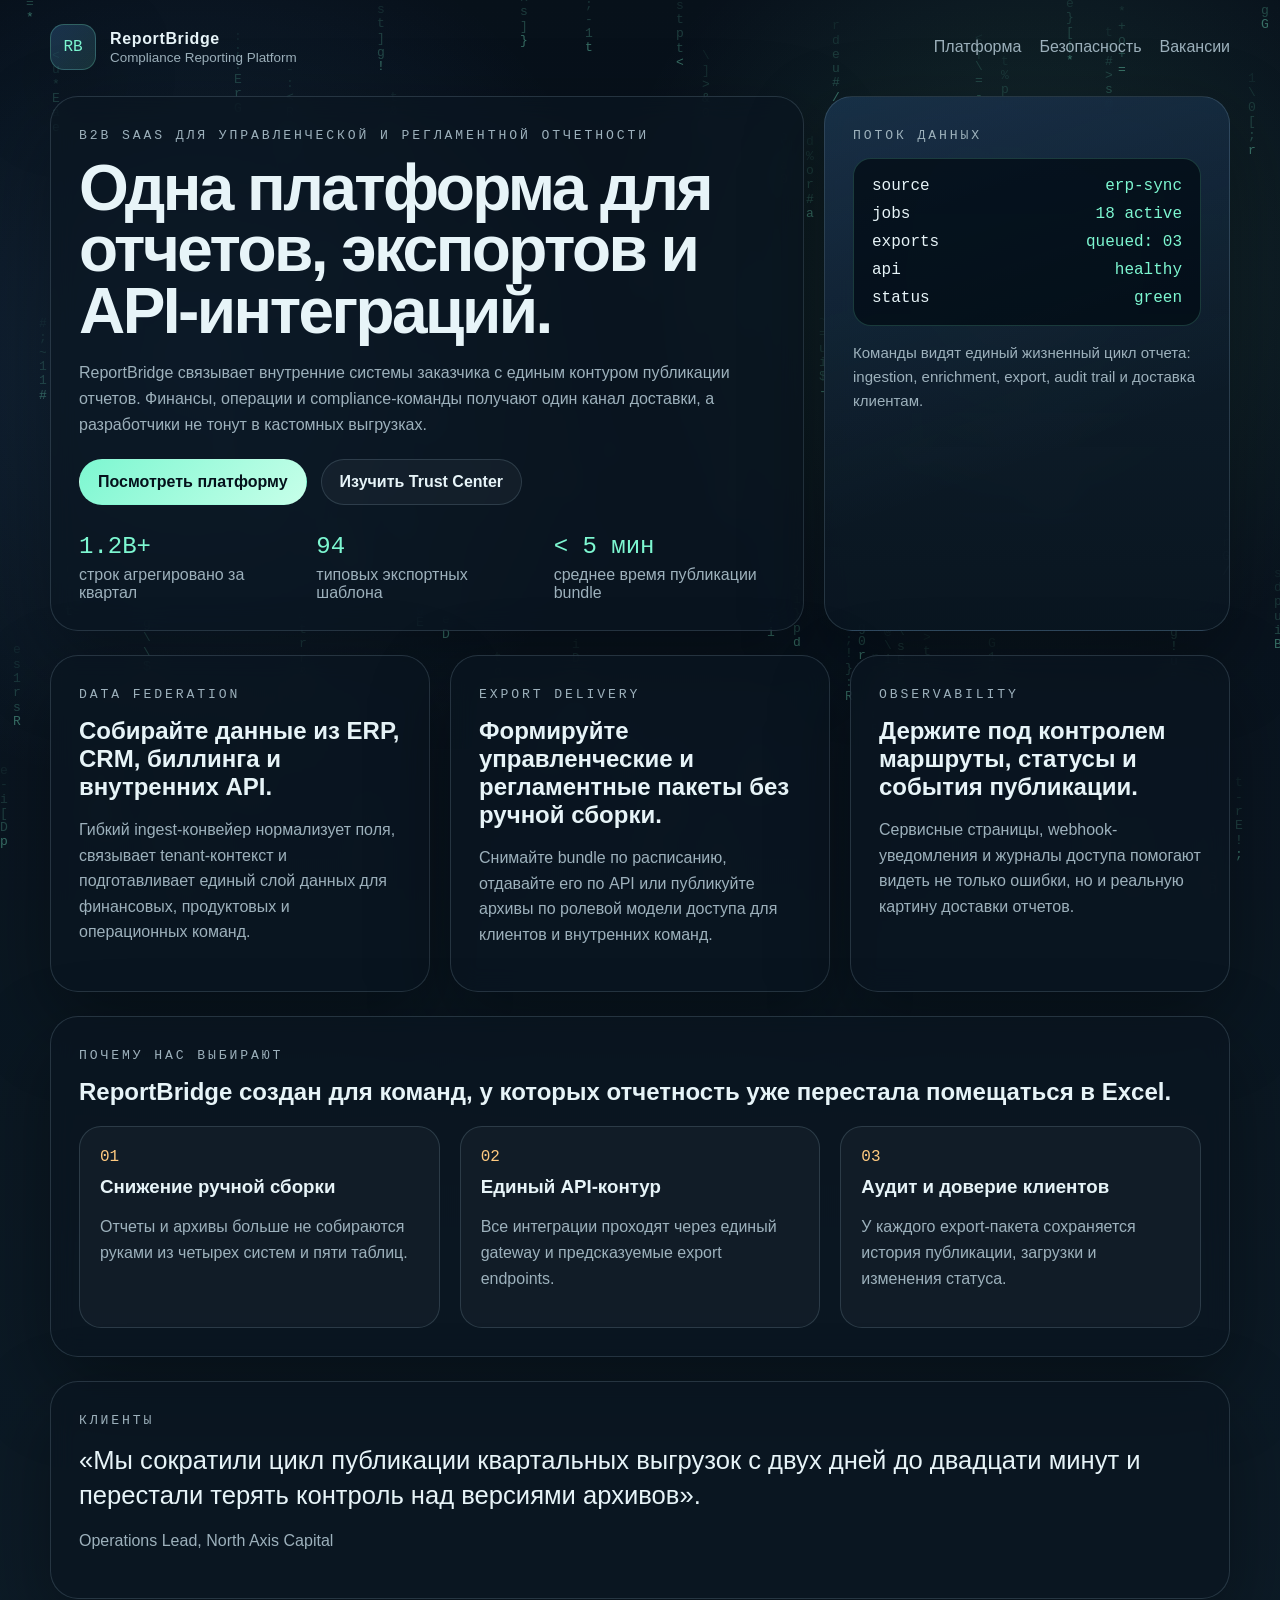
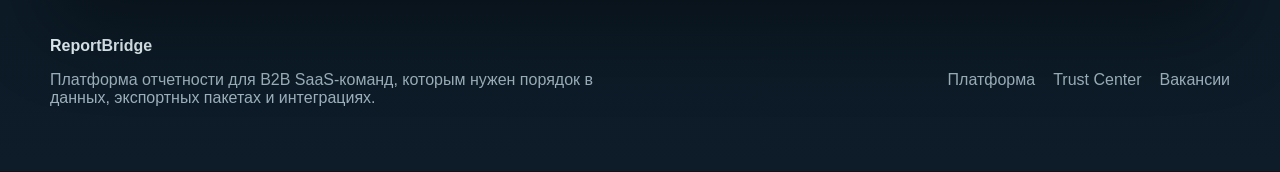
<file: site/index.html>
<!doctype html>
<html lang="ru">
<head>
  <meta charset="utf-8">
  <meta name="viewport" content="width=device-width, initial-scale=1">
  <title>ReportBridge | Корпоративная отчетность без хаоса</title>
  <meta name="description" content="ReportBridge помогает B2B-командам собирать данные, выпускать регламентные отчеты и раздавать экспортные пакеты через единый API.">
  <link rel="stylesheet" href="./styles.css">
</head>
<body data-page="home">
  <canvas id="ascii-field" aria-hidden="true"></canvas>
  <div class="noise" aria-hidden="true"></div>
  <div class="page-shell">
    <header class="site-header">
      <a class="brand" href="./index.html">
        <span class="brand-mark">RB</span>
        <span class="brand-copy">
          <strong>ReportBridge</strong>
          <span>Compliance Reporting Platform</span>
        </span>
      </a>
      <nav class="site-nav">
        <a href="./platform.html">Платформа</a>
        <a href="./security.html">Безопасность</a>
        <a href="./careers.html">Вакансии</a>
      </nav>
    </header>

    <main>
      <section class="hero">
        <div class="hero-copy panel">
          <p class="eyebrow">B2B SaaS для управленческой и регламентной отчетности</p>
          <h1>Одна платформа для отчетов, экспортов и API-интеграций.</h1>
          <p class="lede">
            ReportBridge связывает внутренние системы заказчика с единым контуром публикации отчетов.
            Финансы, операции и compliance-команды получают один канал доставки, а разработчики не тонут в кастомных выгрузках.
          </p>
          <div class="hero-actions">
            <a class="button button-primary" href="./platform.html">Посмотреть платформу</a>
            <a class="button button-secondary" href="./security.html">Изучить Trust Center</a>
          </div>
          <dl class="hero-metrics">
            <div>
              <dt>1.2B+</dt>
              <dd>строк агрегировано за квартал</dd>
            </div>
            <div>
              <dt>94</dt>
              <dd>типовых экспортных шаблона</dd>
            </div>
            <div>
              <dt>&lt; 5 мин</dt>
              <dd>среднее время публикации bundle</dd>
            </div>
          </dl>
        </div>
        <aside class="hero-rail panel panel-accent">
          <p class="eyebrow">Поток данных</p>
          <div class="terminal-card">
            <div class="terminal-line"><span>source</span><span>erp-sync</span></div>
            <div class="terminal-line"><span>jobs</span><span>18 active</span></div>
            <div class="terminal-line"><span>exports</span><span>queued: 03</span></div>
            <div class="terminal-line"><span>api</span><span>healthy</span></div>
            <div class="terminal-line"><span>status</span><span>green</span></div>
          </div>
          <p class="small-copy">
            Команды видят единый жизненный цикл отчета: ingestion, enrichment, export, audit trail и доставка клиентам.
          </p>
        </aside>
      </section>

      <section class="section-grid">
        <article class="panel feature-card">
          <p class="eyebrow">Data Federation</p>
          <h2>Собирайте данные из ERP, CRM, биллинга и внутренних API.</h2>
          <p>
            Гибкий ingest-конвейер нормализует поля, связывает tenant-контекст и подготавливает единый слой данных
            для финансовых, продуктовых и операционных команд.
          </p>
        </article>
        <article class="panel feature-card">
          <p class="eyebrow">Export Delivery</p>
          <h2>Формируйте управленческие и регламентные пакеты без ручной сборки.</h2>
          <p>
            Снимайте bundle по расписанию, отдавайте его по API или публикуйте архивы по ролевой модели доступа для клиентов и внутренних команд.
          </p>
        </article>
        <article class="panel feature-card">
          <p class="eyebrow">Observability</p>
          <h2>Держите под контролем маршруты, статусы и события публикации.</h2>
          <p>
            Сервисные страницы, webhook-уведомления и журналы доступа помогают видеть не только ошибки, но и реальную картину доставки отчетов.
          </p>
        </article>
      </section>

      <section class="timeline-section panel">
        <div class="section-heading">
          <p class="eyebrow">Почему нас выбирают</p>
          <h2>ReportBridge создан для команд, у которых отчетность уже перестала помещаться в Excel.</h2>
        </div>
        <div class="timeline">
          <article>
            <span>01</span>
            <h3>Снижение ручной сборки</h3>
            <p>Отчеты и архивы больше не собираются руками из четырех систем и пяти таблиц.</p>
          </article>
          <article>
            <span>02</span>
            <h3>Единый API-контур</h3>
            <p>Все интеграции проходят через единый gateway и предсказуемые export endpoints.</p>
          </article>
          <article>
            <span>03</span>
            <h3>Аудит и доверие клиентов</h3>
            <p>У каждого export-пакета сохраняется история публикации, загрузки и изменения статуса.</p>
          </article>
        </div>
      </section>

      <section class="quote-strip panel">
        <p class="eyebrow">Клиенты</p>
        <blockquote>
          «Мы сократили цикл публикации квартальных выгрузок с двух дней до двадцати минут и перестали терять контроль над версиями архивов».
        </blockquote>
        <p class="quote-author">Operations Lead, North Axis Capital</p>
      </section>
    </main>

    <footer class="site-footer">
      <div>
        <strong>ReportBridge</strong>
        <p>Платформа отчетности для B2B SaaS-команд, которым нужен порядок в данных, экспортных пакетах и интеграциях.</p>
      </div>
      <div class="footer-links">
        <a href="./platform.html">Платформа</a>
        <a href="./security.html">Trust Center</a>
        <a href="./careers.html">Вакансии</a>
      </div>
    </footer>
  </div>
  <script src="./script.js"></script>
</body>
</html>
</file>
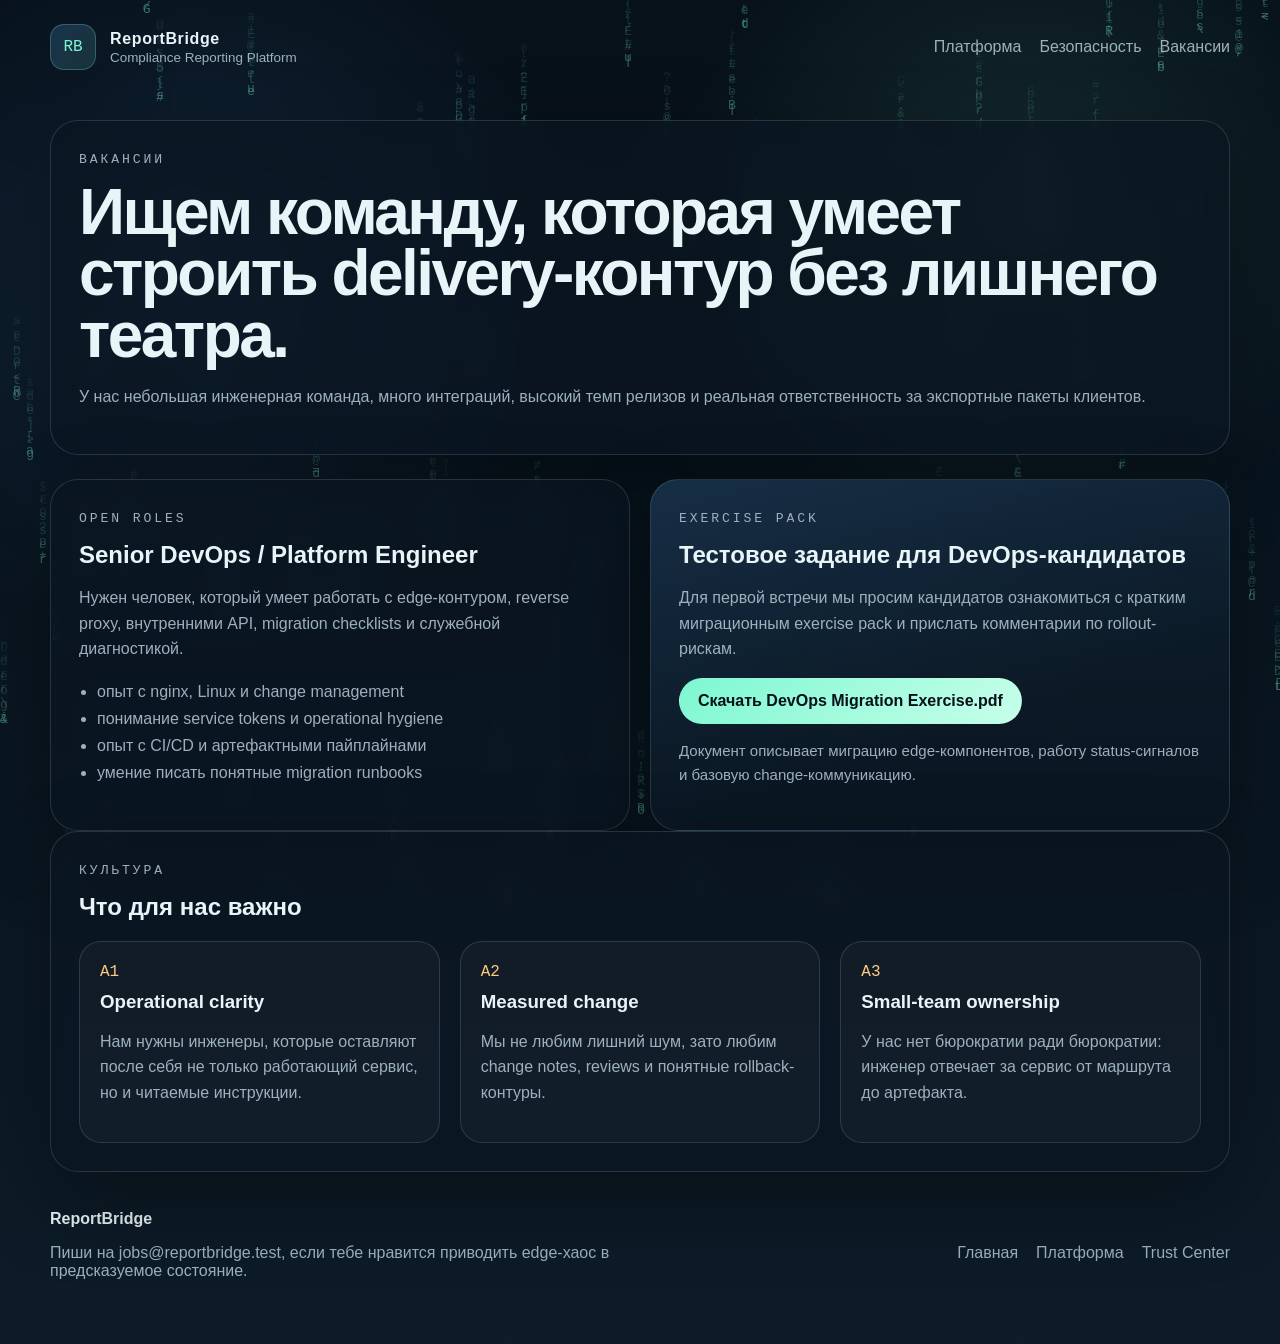
<file: site/careers.html>
<!doctype html>
<html lang="ru">
<head>
  <meta charset="utf-8">
  <meta name="viewport" content="width=device-width, initial-scale=1">
  <title>ReportBridge | Вакансии</title>
  <meta name="description" content="Вакансии ReportBridge: ищем инженеров платформы, reliability и продуктовой интеграции.">
  <link rel="stylesheet" href="./styles.css">
</head>
<body data-page="careers">
  <canvas id="ascii-field" aria-hidden="true"></canvas>
  <div class="noise" aria-hidden="true"></div>
  <div class="page-shell">
    <header class="site-header">
      <a class="brand" href="./index.html">
        <span class="brand-mark">RB</span>
        <span class="brand-copy">
          <strong>ReportBridge</strong>
          <span>Compliance Reporting Platform</span>
        </span>
      </a>
      <nav class="site-nav">
        <a href="./platform.html">Платформа</a>
        <a href="./security.html">Безопасность</a>
        <a href="./careers.html">Вакансии</a>
      </nav>
    </header>

    <main class="subpage-main">
      <section class="page-intro panel">
        <p class="eyebrow">Вакансии</p>
        <h1>Ищем команду, которая умеет строить delivery-контур без лишнего театра.</h1>
        <p>
          У нас небольшая инженерная команда, много интеграций, высокий темп релизов и реальная ответственность за экспортные пакеты клиентов.
        </p>
      </section>

      <section class="dual-layout">
        <article class="panel">
          <p class="eyebrow">Open Roles</p>
          <h2>Senior DevOps / Platform Engineer</h2>
          <p>
            Нужен человек, который умеет работать с edge-контуром, reverse proxy, внутренними API, migration checklists и служебной диагности⁠кой.
          </p>
          <ul class="clean-list">
            <li>опыт с nginx, Linux и change management</li>
            <li>понимание service tokens и operational hygiene</li>
            <li>опыт с CI/CD и артефактными пайплайнами</li>
            <li>умение писать понятные migration runbooks</li>
          </ul>
        </article>
        <article class="panel panel-accent">
          <p class="eyebrow">Exercise Pack</p>
          <h2>Тестовое задание для DevOps-кандидатов</h2>
          <p>
            Для первой встречи мы просим кандидатов ознакомиться с кратким миграционным exercise pack и прислать комментарии по rollout-рискам.
          </p>
          <a class="button button-primary" href="./assets/DevOps_Migration_Exercise.pdf">Скачать DevOps Migration Exercise.pdf</a>
          <p class="small-copy">
            Документ описывает миграцию edge-компонентов, работу status-сигналов и базовую change-коммуникацию.
          </p>
        </article>
      </section>

      <section class="panel">
        <p class="eyebrow">Культура</p>
        <h2>Что для нас важно</h2>
        <div class="timeline">
          <article>
            <span>A1</span>
            <h3>Operational clarity</h3>
            <p>Нам нужны инженеры, которые оставляют после себя не только работающий сервис, но и читаемые инструкции.</p>
          </article>
          <article>
            <span>A2</span>
            <h3>Measured change</h3>
            <p>Мы не любим лишний шум, зато любим change notes, reviews и понятные rollback-контуры.</p>
          </article>
          <article>
            <span>A3</span>
            <h3>Small-team ownership</h3>
            <p>У нас нет бюрократии ради бюрократии: инженер отвечает за сервис от маршрута до артефакта.</p>
          </article>
        </div>
      </section>
      <!-- RB-F1: На странице вакансий выложен DevOps Migration Exercise.pdf с первой зацепкой на status.reportbridge.test -->
    </main>

    <footer class="site-footer">
      <div>
        <strong>ReportBridge</strong>
        <p>Пиши на jobs@reportbridge.test, если тебе нравится приводить edge-хаос в предсказуемое состояние.</p>
      </div>
      <div class="footer-links">
        <a href="./index.html">Главная</a>
        <a href="./platform.html">Платформа</a>
        <a href="./security.html">Trust Center</a>
      </div>
    </footer>
  </div>
  <script src="./script.js"></script>
</body>
</html>
</file>
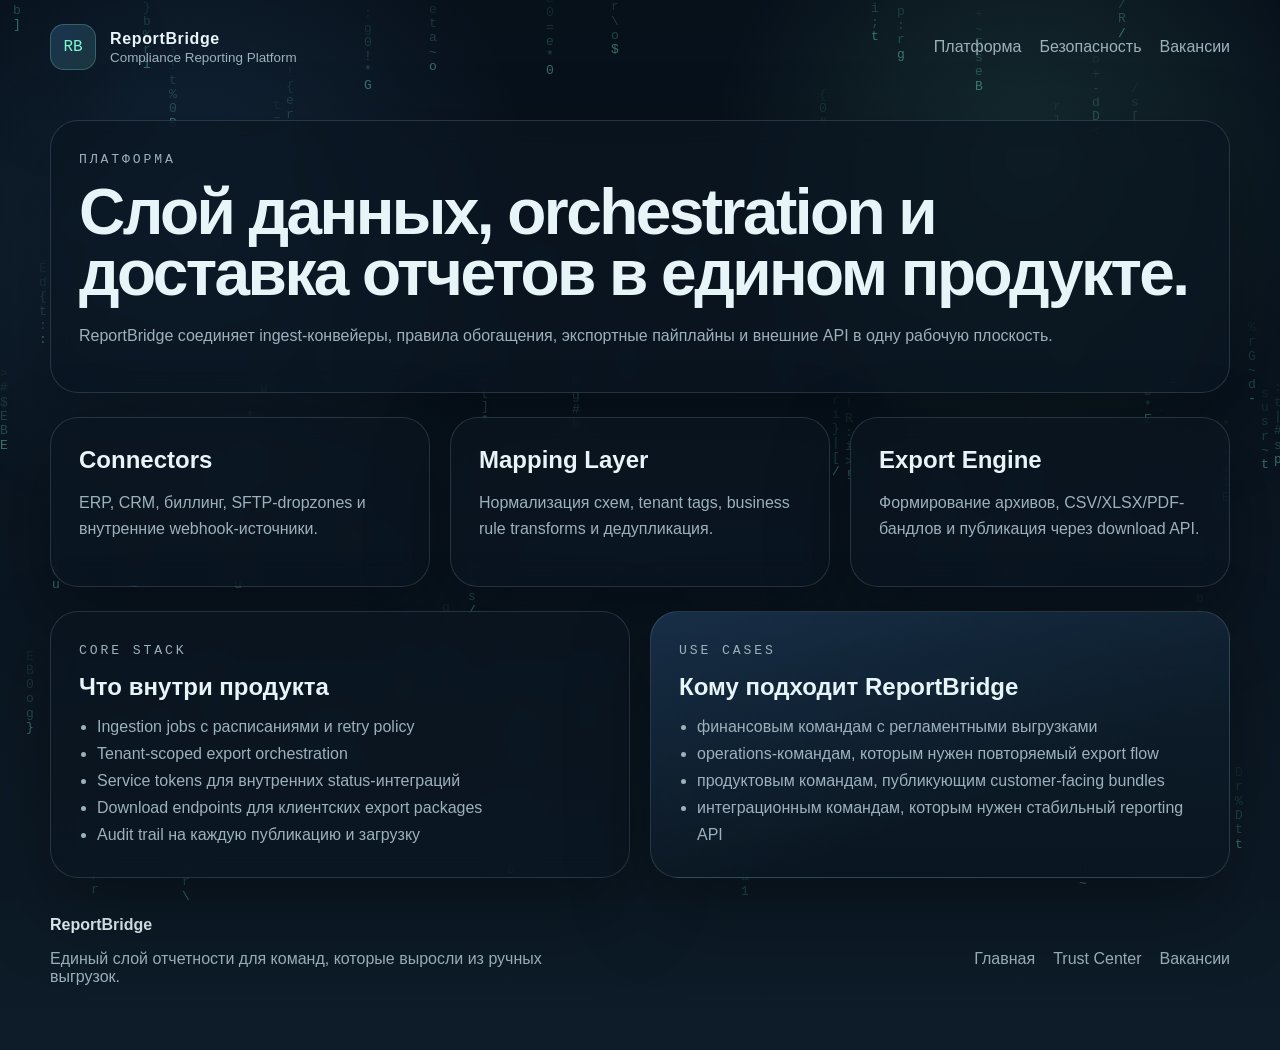
<file: site/platform.html>
<!doctype html>
<html lang="ru">
<head>
  <meta charset="utf-8">
  <meta name="viewport" content="width=device-width, initial-scale=1">
  <title>ReportBridge | Платформа</title>
  <meta name="description" content="Компоненты платформы ReportBridge: ingestion, export orchestration, API delivery и audit layer.">
  <link rel="stylesheet" href="./styles.css">
</head>
<body data-page="platform">
  <canvas id="ascii-field" aria-hidden="true"></canvas>
  <div class="noise" aria-hidden="true"></div>
  <div class="page-shell">
    <header class="site-header">
      <a class="brand" href="./index.html">
        <span class="brand-mark">RB</span>
        <span class="brand-copy">
          <strong>ReportBridge</strong>
          <span>Compliance Reporting Platform</span>
        </span>
      </a>
      <nav class="site-nav">
        <a href="./platform.html">Платформа</a>
        <a href="./security.html">Безопасность</a>
        <a href="./careers.html">Вакансии</a>
      </nav>
    </header>

    <main class="subpage-main">
      <section class="page-intro panel">
        <p class="eyebrow">Платформа</p>
        <h1>Слой данных, orchestration и доставка отчетов в едином продукте.</h1>
        <p>
          ReportBridge соединяет ingest-конвейеры, правила обогащения, экспортные пайплайны и внешние API в одну рабочую плоскость.
        </p>
      </section>

      <section class="section-grid three-up">
        <article class="panel feature-card">
          <h2>Connectors</h2>
          <p>ERP, CRM, биллинг, SFTP-dropzones и внутренние webhook-источники.</p>
        </article>
        <article class="panel feature-card">
          <h2>Mapping Layer</h2>
          <p>Нормализация схем, tenant tags, business rule transforms и дедупликация.</p>
        </article>
        <article class="panel feature-card">
          <h2>Export Engine</h2>
          <p>Формирование архивов, CSV/XLSX/PDF-бандлов и публикация через download API.</p>
        </article>
      </section>

      <section class="dual-layout">
        <article class="panel">
          <p class="eyebrow">Core Stack</p>
          <h2>Что внутри продукта</h2>
          <ul class="clean-list">
            <li>Ingestion jobs с расписаниями и retry policy</li>
            <li>Tenant-scoped export orchestration</li>
            <li>Service tokens для внутренних status-интеграций</li>
            <li>Download endpoints для клиентских export packages</li>
            <li>Audit trail на каждую публикацию и загрузку</li>
          </ul>
        </article>
        <article class="panel panel-accent">
          <p class="eyebrow">Use Cases</p>
          <h2>Кому подходит ReportBridge</h2>
          <ul class="clean-list">
            <li>финансовым командам с регламентными выгрузками</li>
            <li>operations-командам, которым нужен повторяемый export flow</li>
            <li>продуктовым командам, публикующим customer-facing bundles</li>
            <li>интеграционным командам, которым нужен стабильный reporting API</li>
          </ul>
        </article>
      </section>
    </main>

    <footer class="site-footer">
      <div>
        <strong>ReportBridge</strong>
        <p>Единый слой отчетности для команд, которые выросли из ручных выгрузок.</p>
      </div>
      <div class="footer-links">
        <a href="./index.html">Главная</a>
        <a href="./security.html">Trust Center</a>
        <a href="./careers.html">Вакансии</a>
      </div>
    </footer>
  </div>
  <script src="./script.js"></script>
</body>
</html>
</file>
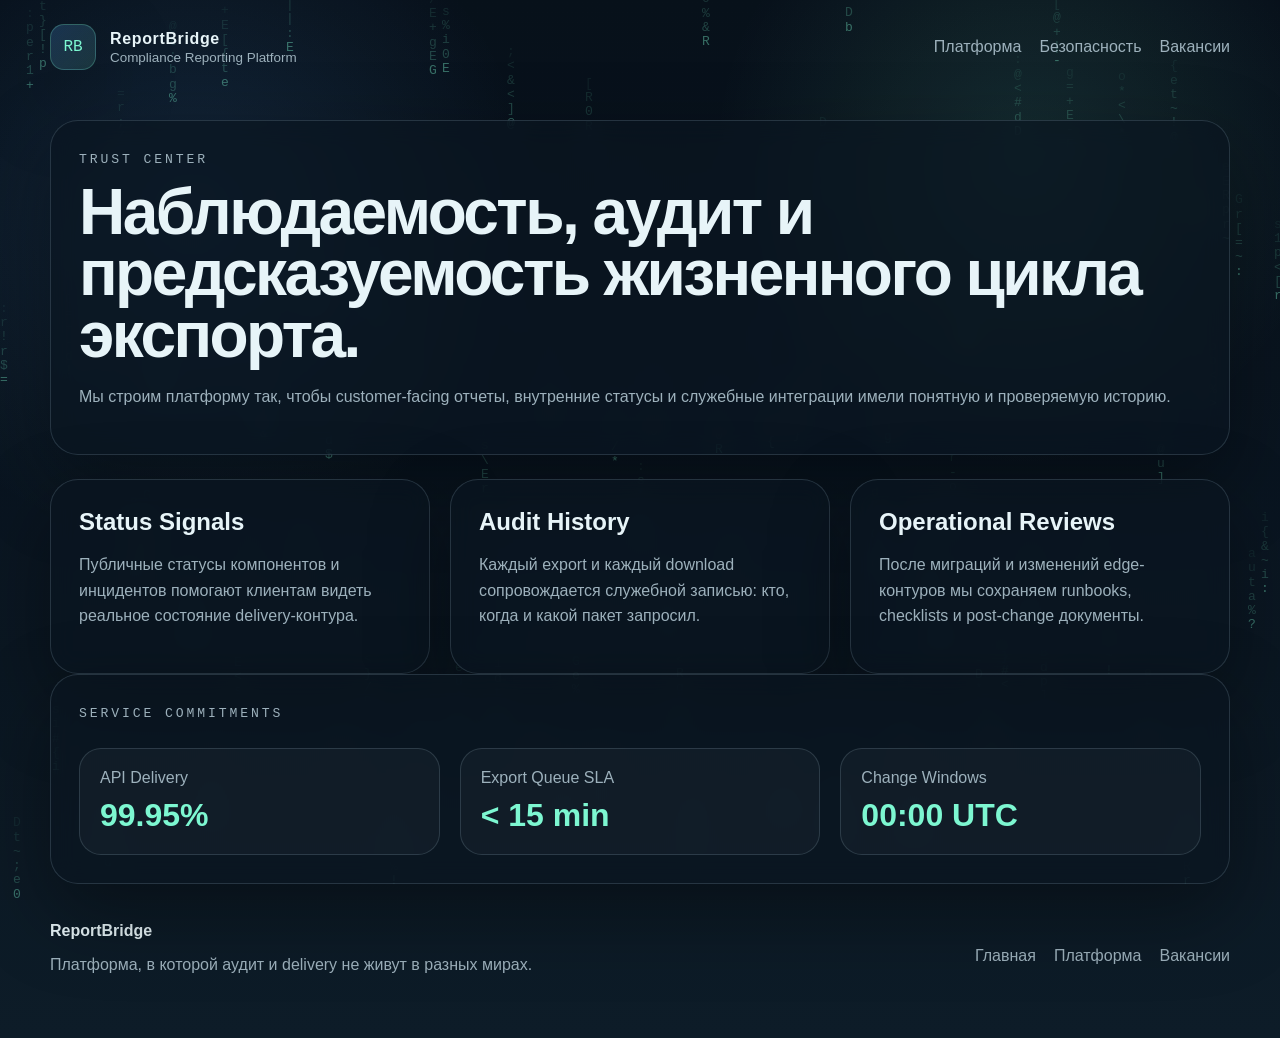
<file: site/security.html>
<!doctype html>
<html lang="ru">
<head>
  <meta charset="utf-8">
  <meta name="viewport" content="width=device-width, initial-scale=1">
  <title>ReportBridge | Trust Center</title>
  <meta name="description" content="Trust Center ReportBridge: контуры публикации, аудит и доступность платформы.">
  <link rel="stylesheet" href="./styles.css">
</head>
<body data-page="security">
  <canvas id="ascii-field" aria-hidden="true"></canvas>
  <div class="noise" aria-hidden="true"></div>
  <div class="page-shell">
    <header class="site-header">
      <a class="brand" href="./index.html">
        <span class="brand-mark">RB</span>
        <span class="brand-copy">
          <strong>ReportBridge</strong>
          <span>Compliance Reporting Platform</span>
        </span>
      </a>
      <nav class="site-nav">
        <a href="./platform.html">Платформа</a>
        <a href="./security.html">Безопасность</a>
        <a href="./careers.html">Вакансии</a>
      </nav>
    </header>

    <main class="subpage-main">
      <section class="page-intro panel">
        <p class="eyebrow">Trust Center</p>
        <h1>Наблюдаемость, аудит и предсказуемость жизненного цикла экспорта.</h1>
        <p>
          Мы строим платформу так, чтобы customer-facing отчеты, внутренние статусы и служебные интеграции имели понятную и проверяемую историю.
        </p>
      </section>

      <section class="section-grid">
        <article class="panel feature-card">
          <h2>Status Signals</h2>
          <p>Публичные статусы компонентов и инцидентов помогают клиентам видеть реальное состояние delivery-контура.</p>
        </article>
        <article class="panel feature-card">
          <h2>Audit History</h2>
          <p>Каждый export и каждый download сопровождается служебной записью: кто, когда и какой пакет запросил.</p>
        </article>
        <article class="panel feature-card">
          <h2>Operational Reviews</h2>
          <p>После миграций и изменений edge-контуров мы сохраняем runbooks, checklists и post-change документы.</p>
        </article>
      </section>

      <section class="panel">
        <p class="eyebrow">Service Commitments</p>
        <div class="status-grid">
          <div>
            <span>API Delivery</span>
            <strong>99.95%</strong>
          </div>
          <div>
            <span>Export Queue SLA</span>
            <strong>&lt; 15 min</strong>
          </div>
          <div>
            <span>Change Windows</span>
            <strong>00:00 UTC</strong>
          </div>
        </div>
      </section>
    </main>

    <footer class="site-footer">
      <div>
        <strong>ReportBridge</strong>
        <p>Платформа, в которой аудит и delivery не живут в разных мирах.</p>
      </div>
      <div class="footer-links">
        <a href="./index.html">Главная</a>
        <a href="./platform.html">Платформа</a>
        <a href="./careers.html">Вакансии</a>
      </div>
    </footer>
  </div>
  <script src="./script.js"></script>
</body>
</html>
</file>
<file: site/styles.css>
:root {
  color-scheme: dark;
  --bg: #07111a;
  --bg-2: #0d1c28;
  --panel: rgba(10, 22, 33, 0.72);
  --panel-strong: rgba(15, 31, 46, 0.84);
  --line: rgba(164, 201, 213, 0.18);
  --ink: #e7f4f8;
  --muted: #9db1bc;
  --signal: #7df7d1;
  --signal-2: #58a6ff;
  --warn: #ffca80;
  --shadow: 0 30px 80px rgba(0, 0, 0, 0.35);
  --sans: "Avenir Next", "Trebuchet MS", "Segoe UI", sans-serif;
  --mono: "IBM Plex Mono", "SFMono-Regular", Consolas, monospace;
}

* {
  box-sizing: border-box;
}

html,
body {
  margin: 0;
  min-height: 100%;
}

body {
  position: relative;
  overflow-x: hidden;
  background:
    radial-gradient(circle at 15% 20%, rgba(88, 166, 255, 0.14), transparent 25%),
    radial-gradient(circle at 80% 15%, rgba(125, 247, 209, 0.12), transparent 23%),
    linear-gradient(180deg, var(--bg) 0%, var(--bg-2) 100%);
  color: var(--ink);
  font-family: var(--sans);
}

#ascii-field,
.noise {
  position: fixed;
  inset: 0;
  pointer-events: none;
}

#ascii-field {
  z-index: 0;
  opacity: 0.48;
}

.noise {
  z-index: 1;
  background-image:
    linear-gradient(rgba(255, 255, 255, 0.02), rgba(255, 255, 255, 0.02)),
    radial-gradient(rgba(255, 255, 255, 0.03) 0.6px, transparent 0.6px);
  background-size: 100% 100%, 5px 5px;
  mix-blend-mode: screen;
  opacity: 0.1;
}

.page-shell {
  position: relative;
  z-index: 2;
  width: min(1180px, calc(100% - 40px));
  margin: 0 auto;
  padding: 24px 0 48px;
}

.site-header,
.site-footer,
.hero,
.section-grid,
.timeline,
.dual-layout,
.status-grid {
  display: grid;
  gap: 20px;
}

.site-header,
.site-footer {
  grid-template-columns: 1fr auto;
  align-items: center;
}

.site-header {
  margin-bottom: 26px;
}

.brand {
  display: inline-flex;
  gap: 14px;
  align-items: center;
  color: inherit;
  text-decoration: none;
}

.brand-mark {
  width: 46px;
  height: 46px;
  display: grid;
  place-items: center;
  border-radius: 14px;
  border: 1px solid rgba(125, 247, 209, 0.25);
  background: linear-gradient(135deg, rgba(88, 166, 255, 0.2), rgba(125, 247, 209, 0.12));
  font-family: var(--mono);
  color: var(--signal);
  box-shadow: var(--shadow);
}

.brand-copy {
  display: grid;
  gap: 2px;
}

.brand-copy strong {
  font-size: 1rem;
  letter-spacing: 0.04em;
}

.brand-copy span {
  color: var(--muted);
  font-size: 0.84rem;
}

.site-nav {
  display: flex;
  gap: 18px;
  flex-wrap: wrap;
}

.site-nav a,
.footer-links a {
  color: var(--muted);
  text-decoration: none;
}

.site-nav a:hover,
.footer-links a:hover {
  color: var(--ink);
}

.panel {
  border: 1px solid var(--line);
  background: var(--panel);
  backdrop-filter: blur(12px);
  border-radius: 28px;
  padding: 28px;
  box-shadow: var(--shadow);
}

.panel-accent {
  background:
    linear-gradient(160deg, rgba(88, 166, 255, 0.12), transparent 65%),
    linear-gradient(180deg, rgba(15, 31, 46, 0.92), rgba(10, 22, 33, 0.86));
}

.hero {
  grid-template-columns: minmax(0, 1.3fr) minmax(280px, 0.7fr);
  align-items: stretch;
}

.hero-copy h1,
.page-intro h1 {
  margin: 0 0 18px;
  font-size: clamp(2.7rem, 5vw, 5.2rem);
  line-height: 0.96;
  letter-spacing: -0.04em;
}

.hero-copy .lede,
.page-intro p,
.feature-card p,
.panel p,
.quote-author {
  color: var(--muted);
  line-height: 1.6;
}

.eyebrow {
  margin: 0 0 12px;
  font-family: var(--mono);
  font-size: 0.82rem;
  letter-spacing: 0.22em;
  text-transform: uppercase;
  color: var(--signal);
}

.hero-actions {
  display: flex;
  gap: 14px;
  flex-wrap: wrap;
  margin-top: 22px;
}

.button {
  display: inline-flex;
  align-items: center;
  justify-content: center;
  padding: 13px 18px;
  border-radius: 999px;
  font-weight: 700;
  text-decoration: none;
  border: 1px solid transparent;
  transition: transform 160ms ease, border-color 160ms ease, background 160ms ease;
}

.button:hover {
  transform: translateY(-1px);
}

.button-primary {
  color: #04111b;
  background: linear-gradient(135deg, var(--signal), #c7ffe9);
}

.button-secondary {
  color: var(--ink);
  border-color: var(--line);
  background: rgba(255, 255, 255, 0.04);
}

.hero-metrics {
  display: grid;
  grid-template-columns: repeat(3, 1fr);
  gap: 16px;
  margin: 28px 0 0;
}

.hero-metrics dt {
  margin-bottom: 6px;
  font-family: var(--mono);
  font-size: 1.5rem;
  color: var(--signal);
}

.hero-metrics dd {
  margin: 0;
  color: var(--muted);
}

.terminal-card {
  display: grid;
  gap: 10px;
  padding: 18px;
  border-radius: 18px;
  border: 1px solid rgba(125, 247, 209, 0.18);
  background: rgba(2, 12, 20, 0.74);
  font-family: var(--mono);
}

.terminal-line {
  display: flex;
  justify-content: space-between;
  gap: 12px;
}

.terminal-line span:last-child {
  color: var(--signal);
}

.small-copy {
  font-size: 0.94rem;
}

.section-grid {
  grid-template-columns: repeat(3, minmax(0, 1fr));
  margin-top: 24px;
}

.feature-card h2,
.timeline-section h2,
.quote-strip blockquote,
.panel h2 {
  margin: 0 0 12px;
}

.timeline-section,
.quote-strip,
.page-intro,
.dual-layout,
.status-grid {
  margin-top: 24px;
}

.timeline {
  grid-template-columns: repeat(3, minmax(0, 1fr));
  margin-top: 20px;
}

.timeline article,
.status-grid > div {
  border: 1px solid var(--line);
  border-radius: 22px;
  padding: 20px;
  background: rgba(255, 255, 255, 0.03);
}

.timeline span {
  font-family: var(--mono);
  color: var(--warn);
}

.timeline h3 {
  margin: 10px 0 8px;
}

.quote-strip blockquote {
  font-size: clamp(1.3rem, 2vw, 2rem);
  line-height: 1.35;
}

.subpage-main {
  display: grid;
}

.three-up {
  grid-template-columns: repeat(3, minmax(0, 1fr));
}

.dual-layout {
  grid-template-columns: repeat(2, minmax(0, 1fr));
}

.clean-list {
  margin: 0;
  padding-left: 18px;
  color: var(--muted);
  line-height: 1.7;
}

.status-grid {
  grid-template-columns: repeat(3, minmax(0, 1fr));
}

.status-grid span {
  display: block;
  color: var(--muted);
}

.status-grid strong {
  display: block;
  margin-top: 10px;
  font-size: 2rem;
  color: var(--signal);
}

.site-footer {
  margin-top: 30px;
  padding-top: 8px;
}

.site-footer p {
  max-width: 560px;
  color: var(--muted);
}

.footer-links {
  display: flex;
  gap: 18px;
  flex-wrap: wrap;
}

@media (max-width: 960px) {
  .hero,
  .section-grid,
  .timeline,
  .three-up,
  .dual-layout,
  .status-grid,
  .site-header,
  .site-footer {
    grid-template-columns: 1fr;
  }

  .hero-metrics {
    grid-template-columns: 1fr;
  }
}

@media (max-width: 640px) {
  .page-shell {
    width: min(100% - 24px, 1180px);
  }

  .panel {
    padding: 22px;
    border-radius: 22px;
  }

  .site-nav {
    gap: 12px;
  }
}
</file>
